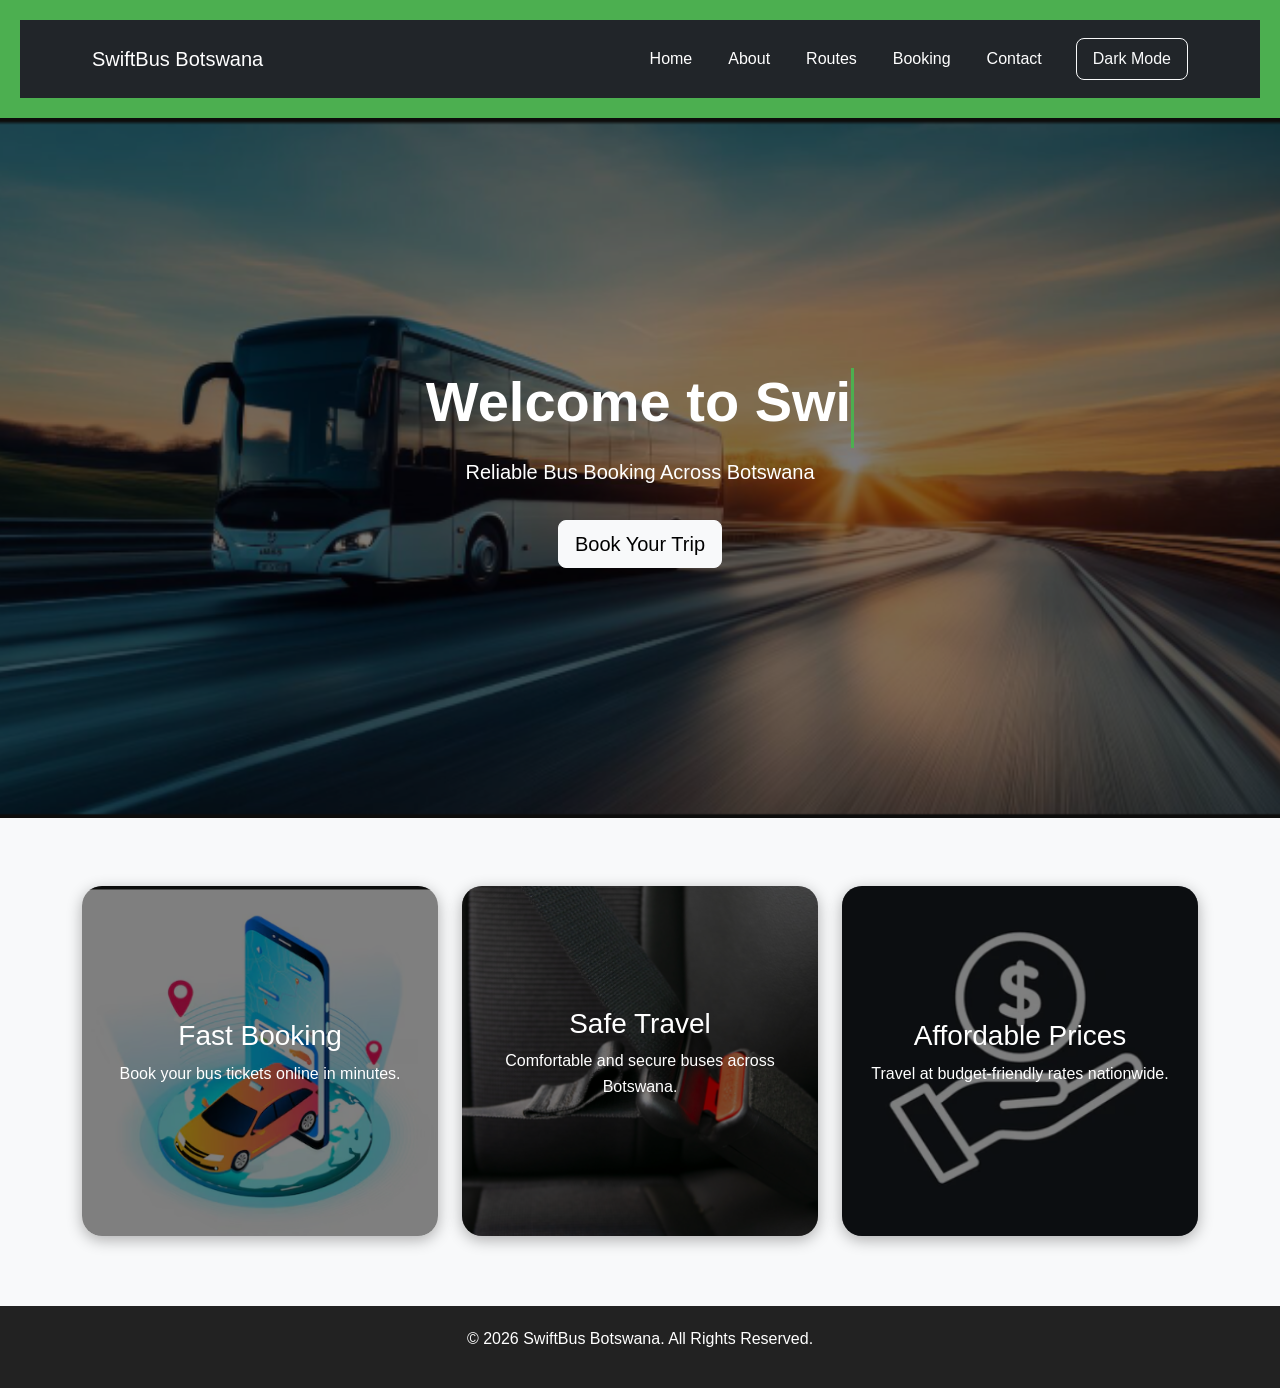
<file: index.html>
<!DOCTYPE html>
<html lang="en">

<head>

<meta charset="UTF-8">

<meta name="viewport" content="width=device-width, initial-scale=1.0">

<title>SwiftBus Botswana</title>

<link
href="https://cdn.jsdelivr.net/npm/bootstrap@5.3.0/dist/css/bootstrap.min.css"
rel="stylesheet"
>

<link rel="stylesheet" href="style.css">

</head>

<body>

<!-- NAVBAR -->

<header>

<nav class="navbar navbar-expand-lg navbar-dark bg-dark">

<div class="container">

<a class="navbar-brand" href="index.html">
SwiftBus Botswana
</a>

<button
class="navbar-toggler"
type="button"
data-bs-toggle="collapse"
data-bs-target="#navbarNav"
>

<span class="navbar-toggler-icon"></span>

</button>

<div class="collapse navbar-collapse" id="navbarNav">

<ul class="navbar-nav ms-auto">

<li class="nav-item">
<a class="nav-link active" href="index.html">
Home
</a>
</li>

<li class="nav-item">
<a class="nav-link" href="about.html">
About
</a>
</li>

<li class="nav-item">
<a class="nav-link" href="routes.html">
Routes
</a>
</li>

<li class="nav-item">
<a class="nav-link" href="booking.html">
Booking
</a>
</li>

<li class="nav-item">
<a class="nav-link" href="contact.html">
Contact
</a>
</li>

</ul>

<button
id="theme-toggle"
class="btn btn-outline-light ms-3"
>
Dark Mode
</button>

</div>
</div>
</nav>

</header>

<!-- HERO -->

<section class="hero-section text-white text-center py-5">

<div class="container">

<h1
id="typing-headline"
class="display-4 fw-bold"
>
</h1>

<p class="lead">
Reliable Bus Booking Across Botswana
</p>

<a
href="booking.html"
class="btn btn-light btn-lg mt-3"
>
Book Your Trip
</a>

</div>

</section>

<!-- FEATURES -->

<main class="container my-5">

<div class="row g-4">

<!-- CARD 1 -->

<div class="col-md-4">

<div class="feature-card booking-card">

<div class="overlay">

<h3>
Fast Booking
</h3>

<p>
Book your bus tickets online in minutes.
</p>

</div>
</div>
</div>

<!-- CARD 2 -->

<div class="col-md-4">

<div class="feature-card safety-card">

<div class="overlay">

<h3>
Safe Travel
</h3>

<p>
Comfortable and secure buses across Botswana.
</p>

</div>
</div>
</div>

<!-- CARD 3 -->

<div class="col-md-4">

<div class="feature-card prices-card">

<div class="overlay">

<h3>
Affordable Prices
</h3>

<p>
Travel at budget-friendly rates nationwide.
</p>

</div>
</div>
</div>

</div>

</main>

<!-- FOOTER -->

<footer>

<p>
&copy; 2026 SwiftBus Botswana.
All Rights Reserved.
</p>

</footer>

<!-- BACK TO TOP -->

<button id="back-to-top">
↑
</button>

<!-- JS -->

<script src="https://cdn.jsdelivr.net/npm/@popperjs/core@2.11.6/dist/umd/popper.min.js"></script>

<script src="https://cdn.jsdelivr.net/npm/bootstrap@5.3.0/dist/js/bootstrap.min.js"></script>

<script src="script.js"></script>

</body>
</html>
</file>
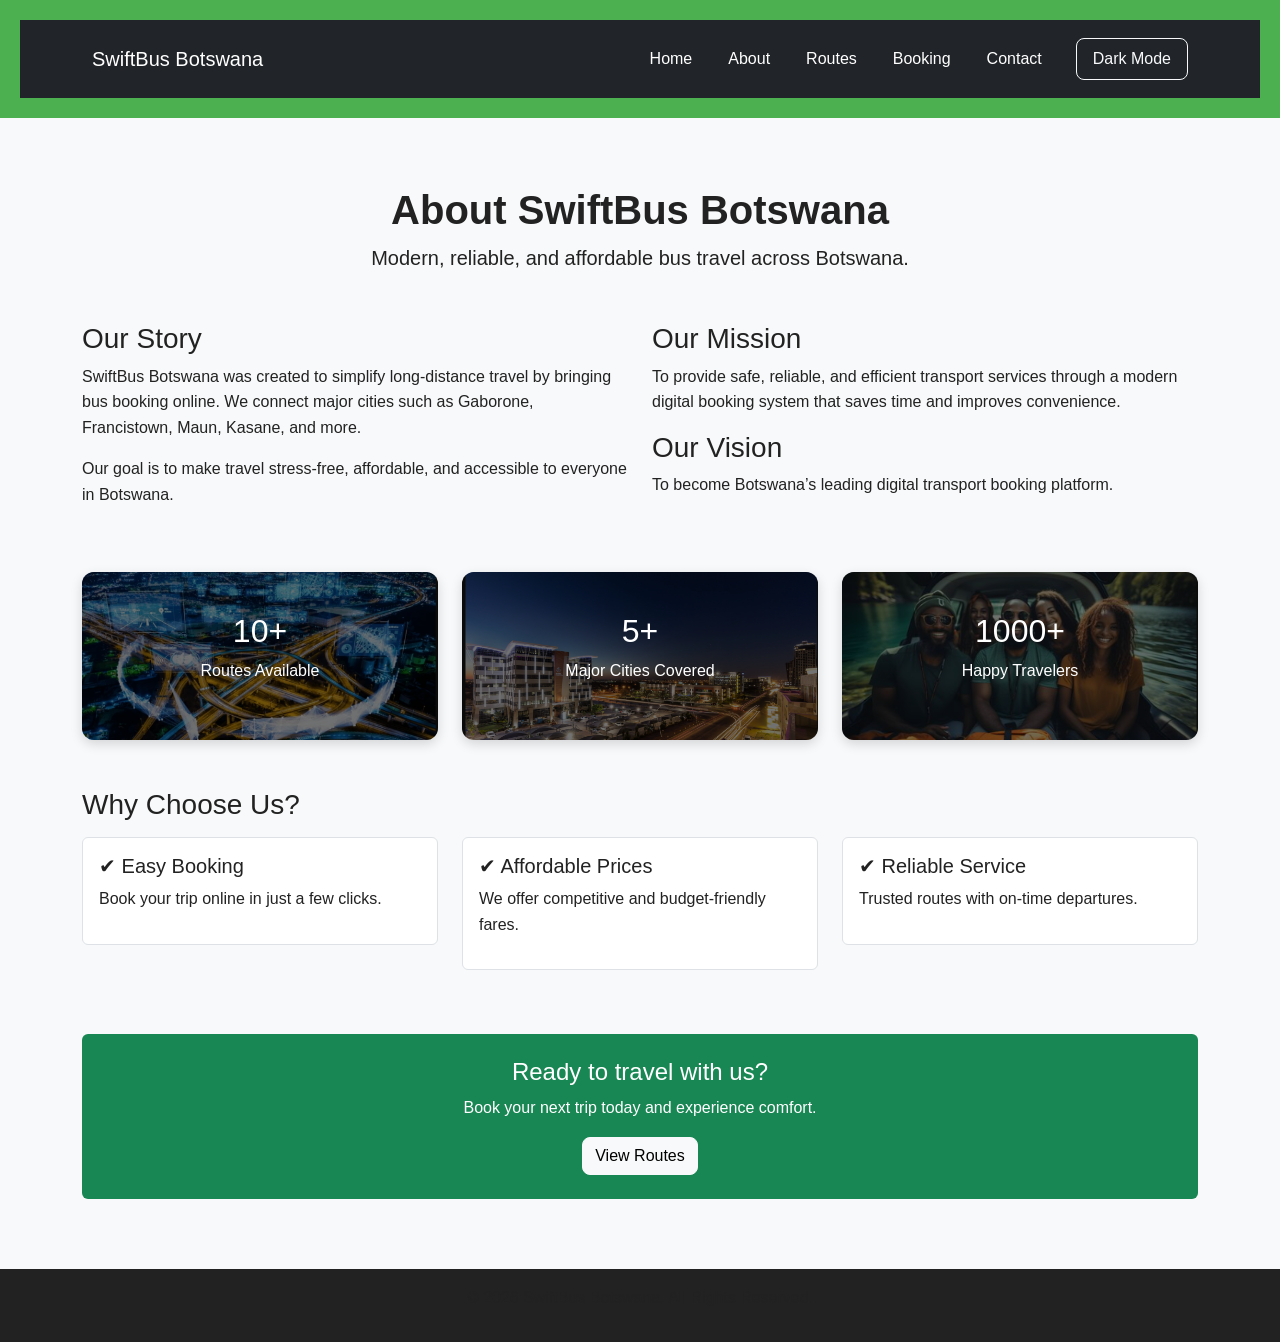
<file: about.html>
<!DOCTYPE html>
<html lang="en">

<head>
<meta charset="UTF-8">
<meta name="viewport" content="width=device-width, initial-scale=1.0">

<title>About | SwiftBus Botswana</title>

<link href="https://cdn.jsdelivr.net/npm/bootstrap@5.3.0/dist/css/bootstrap.min.css" rel="stylesheet">
<link rel="stylesheet" href="style.css">
</head>

<body>

<header>
<nav class="navbar navbar-expand-lg navbar-dark bg-dark">
<div class="container">

<a class="navbar-brand" href="index.html">
SwiftBus Botswana
</a>

<button class="navbar-toggler" type="button" data-bs-toggle="collapse" data-bs-target="#navbarNav">
<span class="navbar-toggler-icon"></span>
</button>

<div class="collapse navbar-collapse" id="navbarNav">

<ul class="navbar-nav ms-auto">
<li class="nav-item"><a class="nav-link" href="index.html">Home</a></li>
<li class="nav-item"><a class="nav-link active" href="about.html">About</a></li>
<li class="nav-item"><a class="nav-link" href="routes.html">Routes</a></li>
<li class="nav-item"><a class="nav-link" href="booking.html">Booking</a></li>
<li class="nav-item"><a class="nav-link" href="contact.html">Contact</a></li>
</ul>

<button id="theme-toggle" class="btn btn-outline-light ms-3">
Dark Mode
</button>

</div>
</div>
</nav>
</header>

<main class="container my-5">

<!-- HERO -->
<div class="text-center mb-5">
<h1 class="fw-bold">About SwiftBus Botswana</h1>
<p class="lead">
Modern, reliable, and affordable bus travel across Botswana.
</p>
</div>

<!-- STORY SECTION -->
<div class="row mb-5">
<div class="col-md-6">
<h3>Our Story</h3>
<p>
SwiftBus Botswana was created to simplify long-distance travel
by bringing bus booking online. We connect major cities such as
Gaborone, Francistown, Maun, Kasane, and more.
</p>

<p>
Our goal is to make travel stress-free, affordable, and accessible
to everyone in Botswana.
</p>
</div>

<div class="col-md-6">
<h3>Our Mission</h3>
<p>
To provide safe, reliable, and efficient transport services through
a modern digital booking system that saves time and improves convenience.
</p>

<h3 class="mt-3">Our Vision</h3>
<p>
To become Botswana’s leading digital transport booking platform.
</p>
</div>
</div>

<!-- STATS SECTION -->
<div class="row text-center mb-5">

<!-- ROUTES -->
<div class="col-md-4">
<div class="stats-card routes-card">
<h2>10+</h2>
<p>Routes Available</p>
</div>
</div>

<!-- CITIES -->
<div class="col-md-4">
<div class="stats-card cities-card">
<h2>5+</h2>
<p>Major Cities Covered</p>
</div>
</div>

<!-- HAPPY TRAVELLERS -->
<div class="col-md-4">
<div class="stats-card travellers-card">
<h2>1000+</h2>
<p>Happy Travelers</p>
</div>
</div>

</div>

<!-- WHY CHOOSE US -->
<h3 class="mb-3">Why Choose Us?</h3>

<div class="row">

<div class="col-md-4">
<div class="p-3 border rounded mb-3">
<h5>✔ Easy Booking</h5>
<p>Book your trip online in just a few clicks.</p>
</div>
</div>

<div class="col-md-4">
<div class="p-3 border rounded mb-3">
<h5>✔ Affordable Prices</h5>
<p>We offer competitive and budget-friendly fares.</p>
</div>
</div>

<div class="col-md-4">
<div class="p-3 border rounded mb-3">
<h5>✔ Reliable Service</h5>
<p>Trusted routes with on-time departures.</p>
</div>
</div>

</div>

<!-- CALL TO ACTION -->
<div class="text-center mt-5 p-4 bg-success text-white rounded">
<h4>Ready to travel with us?</h4>
<p>Book your next trip today and experience comfort.</p>
<a href="routes.html" class="btn btn-light">
View Routes
</a>
</div>

</main>

<footer class="text-center p-3">
<p>&copy; 2026 SwiftBus Botswana. All Rights Reserved.</p>
</footer>

<button id="back-to-top">↑</button>

<script src="https://cdn.jsdelivr.net/npm/@popperjs/core@2.11.6/dist/umd/popper.min.js"></script>
<script src="https://cdn.jsdelivr.net/npm/bootstrap@5.3.0/dist/js/bootstrap.min.js"></script>
<script src="script.js"></script>

</body>
</html>
</file>
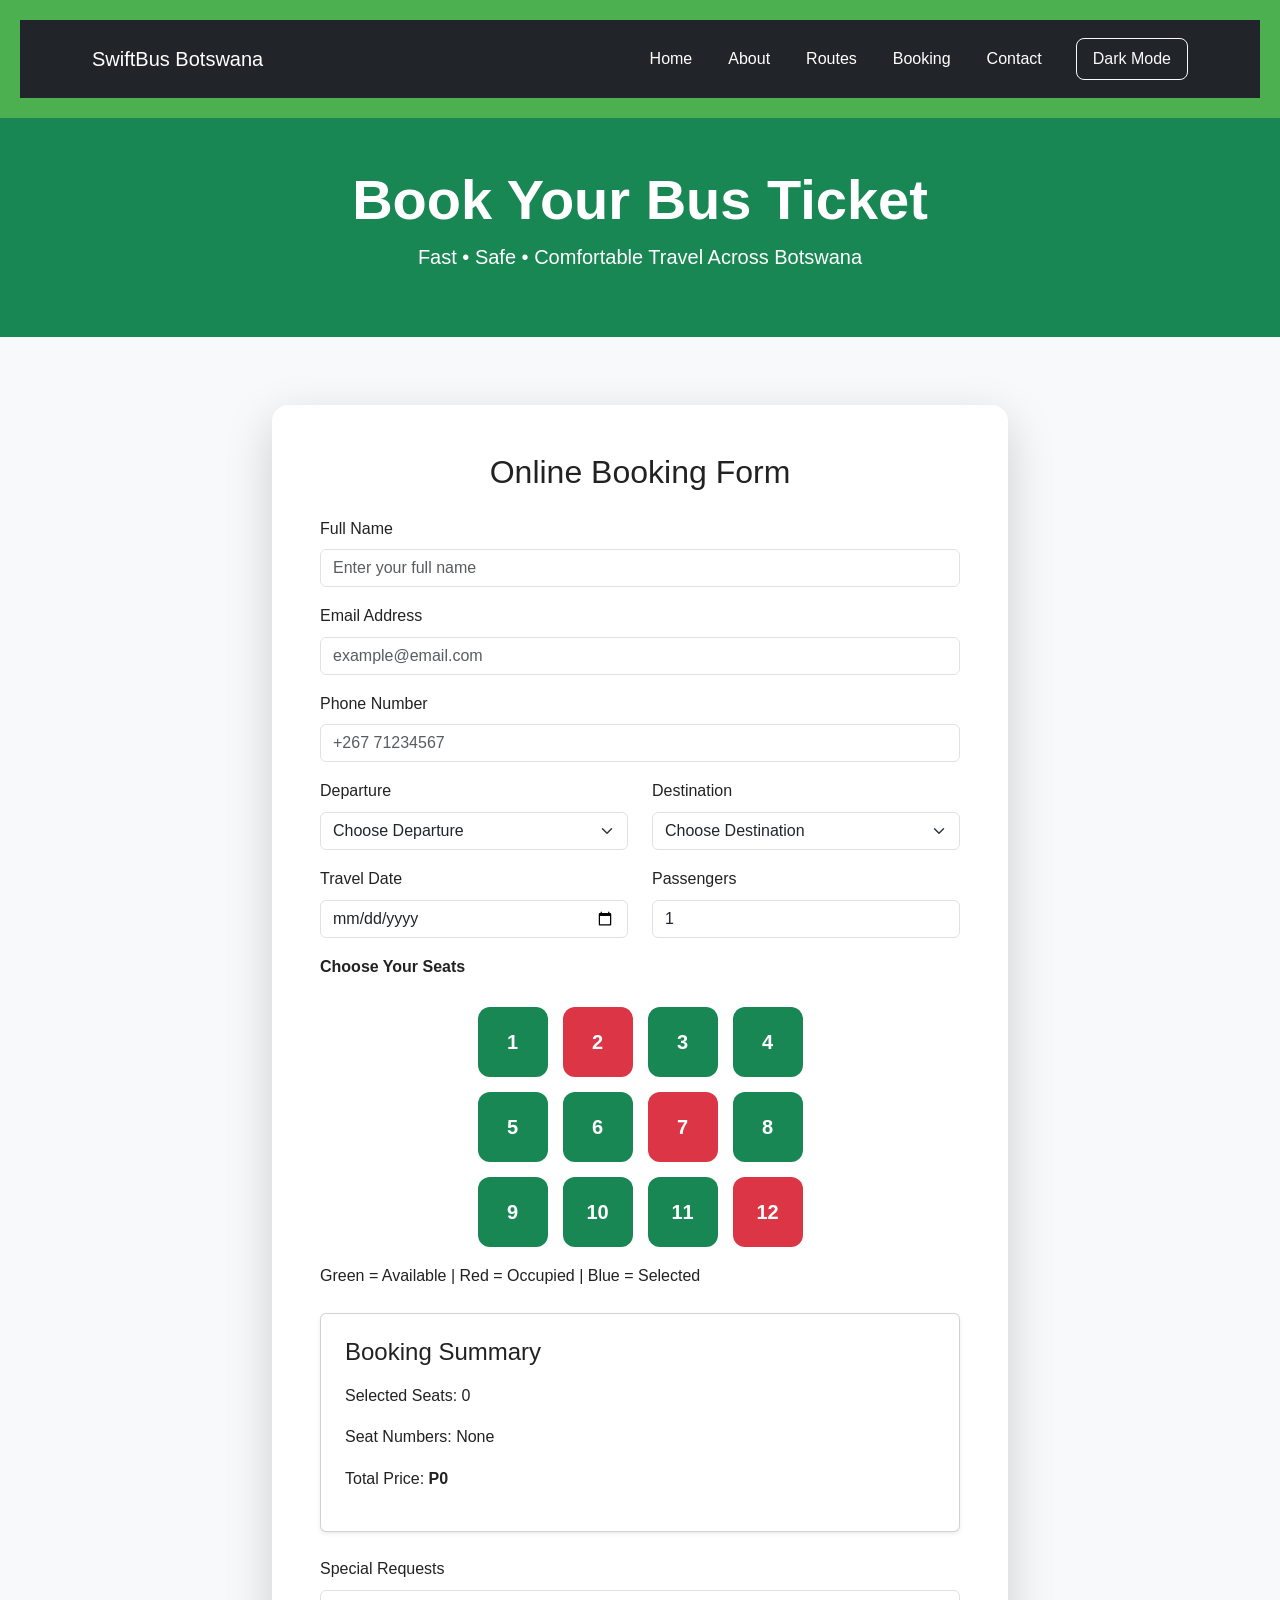
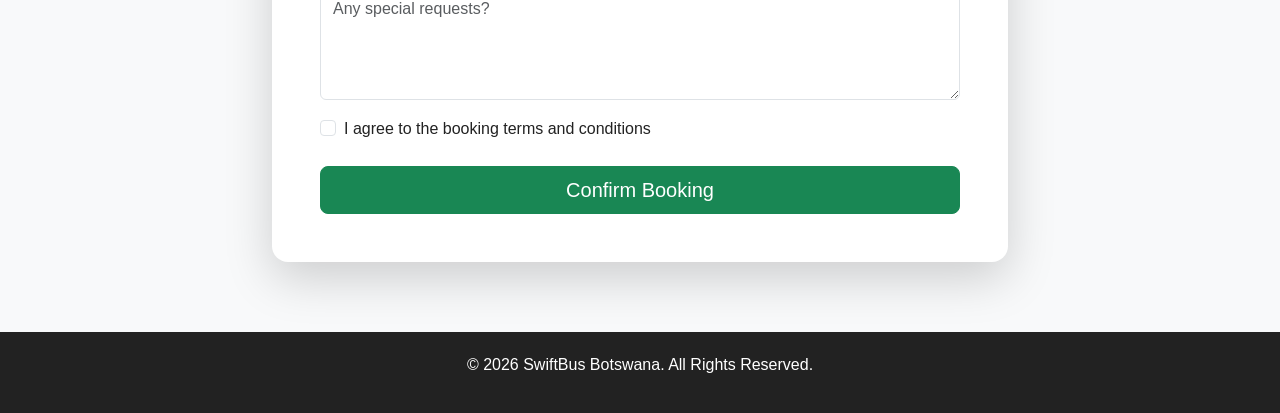
<file: booking.html>
<!DOCTYPE html>
<html lang="en">
<head>
    <meta charset="UTF-8">
    <meta name="viewport" content="width=device-width, initial-scale=1.0">

    <title>Book Your Trip | SwiftBus Botswana</title>

    <!-- Bootstrap CSS -->
    <link
        href="https://cdn.jsdelivr.net/npm/bootstrap@5.3.0/dist/css/bootstrap.min.css"
        rel="stylesheet"
    >

    <link rel="stylesheet" href="style.css">
</head>

<body>

<!-- NAVBAR -->
<header>

<nav class="navbar navbar-expand-lg navbar-dark bg-dark">
<div class="container">

<a class="navbar-brand" href="index.html">
    SwiftBus Botswana
</a>

<button
    class="navbar-toggler"
    type="button"
    data-bs-toggle="collapse"
    data-bs-target="#navbarNav"
>
<span class="navbar-toggler-icon"></span>
</button>

<div class="collapse navbar-collapse" id="navbarNav">

<ul class="navbar-nav ms-auto">

<li class="nav-item">
<a class="nav-link" href="index.html">Home</a>
</li>

<li class="nav-item">
<a class="nav-link" href="about.html">About</a>
</li>

<li class="nav-item">
<a class="nav-link" href="routes.html">Routes</a>
</li>

<li class="nav-item">
<a class="nav-link active" href="booking.html">
Booking
</a>
</li>

<li class="nav-item">
<a class="nav-link" href="contact.html">Contact</a>
</li>

</ul>

<button
    id="theme-toggle"
    class="btn btn-outline-light ms-3"
>
Dark Mode
</button>

</div>
</div>
</nav>

</header>

<!-- HERO SECTION -->

<section class="bg-success text-white text-center py-5">

<div class="container">

<h1 class="display-4 fw-bold">
Book Your Bus Ticket
</h1>

<p class="lead">
Fast • Safe • Comfortable Travel Across Botswana
</p>

</div>

</section>

<!-- BOOKING FORM -->

<main class="container my-5">

<div class="row justify-content-center">

<div class="col-lg-8">

<div class="card shadow-lg border-0 rounded-4">

<div class="card-body p-5">

<h2 class="mb-4 text-center">
Online Booking Form
</h2>

<form>

<!-- FULL NAME -->

<div class="mb-3">
<label class="form-label">
Full Name
</label>

<input
    type="text"
    class="form-control"
    placeholder="Enter your full name"
    required
>
</div>

<!-- EMAIL -->

<div class="mb-3">
<label class="form-label">
Email Address
</label>

<input
    type="email"
    class="form-control"
    placeholder="example@email.com"
    required
>
</div>

<!-- PHONE -->

<div class="mb-3">
<label class="form-label">
Phone Number
</label>

<input
    type="tel"
    class="form-control"
    placeholder="+267 71234567"
    required
>
</div>

<!-- ROUTE -->

<div class="row">

<div class="col-md-6 mb-3">

<label class="form-label">
Departure
</label>

<select id="departure" class="form-select" required>

<option value="">
Choose Departure
</option>

<option value="Gaborone">Gaborone</option>
<option value="Francistown">Francistown</option>
<option value="Maun">Maun</option>
<option value="Kasane">Kasane</option>
<option value="Jwaneng">Jwaneng</option>

</select>

</div>

<div class="col-md-6 mb-3">

<label class="form-label">
Destination
</label>

<select id="destination" class="form-select" required>

<option value="">
Choose Destination
</option>

<option value="Gaborone">Gaborone</option>
<option value="Francistown">Francistown</option>
<option value="Maun">Maun</option>
<option value="Kasane">Kasane</option>
<option value="Jwaneng">Jwaneng</option>

</select>

</div>

</div>

<!-- DATE -->

<div class="row">

<div class="col-md-6 mb-3">

<label class="form-label">
Travel Date
</label>

<input
    type="date"
    class="form-control"
    required
>

</div>

<div class="col-md-6 mb-3">

<label class="form-label">
Passengers
</label>

<input
    type="number"
    class="form-control"
    min="1"
    max="10"
    value="1"
    required
>

</div>

</div>

<!-- VISUAL SEAT SELECTION -->

<div class="mb-4">

<label class="form-label fw-bold">
Choose Your Seats
</label>

<div class="bus-seats">

<button type="button" class="seat">
1
</button>

<button type="button" class="seat occupied">
2
</button>

<button type="button" class="seat">
3
</button>

<button type="button" class="seat">
4
</button>

<button type="button" class="seat">
5
</button>

<button type="button" class="seat">
6
</button>

<button type="button" class="seat occupied">
7
</button>

<button type="button" class="seat">
8
</button>

<button type="button" class="seat">
9
</button>

<button type="button" class="seat">
10
</button>

<button type="button" class="seat">
11
</button>

<button type="button" class="seat occupied">
12
</button>

</div>

<p class="mt-3">
Green = Available |
Red = Occupied |
Blue = Selected
</p>

<!-- BOOKING SUMMARY -->

<div class="card p-4 mt-4 shadow-sm">

<h4 class="mb-3">
Booking Summary
</h4>

<p>
Selected Seats:
<span id="selected-seats">
0
</span>
</p>

<p>
Seat Numbers:
<span id="seat-numbers">
None
</span>
</p>

<p>
Total Price:
<strong>
P<span id="total-price">0</span>
</strong>
</p>

</div>

</div><!-- MESSAGE -->

<div class="mb-3">

<label class="form-label">
Special Requests
</label>

<textarea
    class="form-control"
    rows="4"
    placeholder="Any special requests?"
></textarea>

</div>

<!-- TERMS -->

<div class="form-check mb-4">

<input
    class="form-check-input"
    type="checkbox"
    required
>

<label class="form-check-label">
I agree to the booking terms and conditions
</label>

</div>

<!-- BUTTON -->

<div class="d-grid">

<button
    type="submit"
    class="btn btn-success btn-lg"
>
Confirm Booking
</button>

</div>

</form>

</div>
</div>
</div>
</div>

</main>

<!-- FOOTER -->

<footer>

<p>
&copy; 2026 SwiftBus Botswana.
All Rights Reserved.
</p>

</footer>

<!-- BACK TO TOP -->

<button id="back-to-top">
↑
</button>

<!-- Bootstrap JS -->

<script src="https://cdn.jsdelivr.net/npm/@popperjs/core@2.11.6/dist/umd/popper.min.js"></script>

<script src="https://cdn.jsdelivr.net/npm/bootstrap@5.3.0/dist/js/bootstrap.min.js"></script>

<script src="script.js"></script>

</body>
</html>
</file>
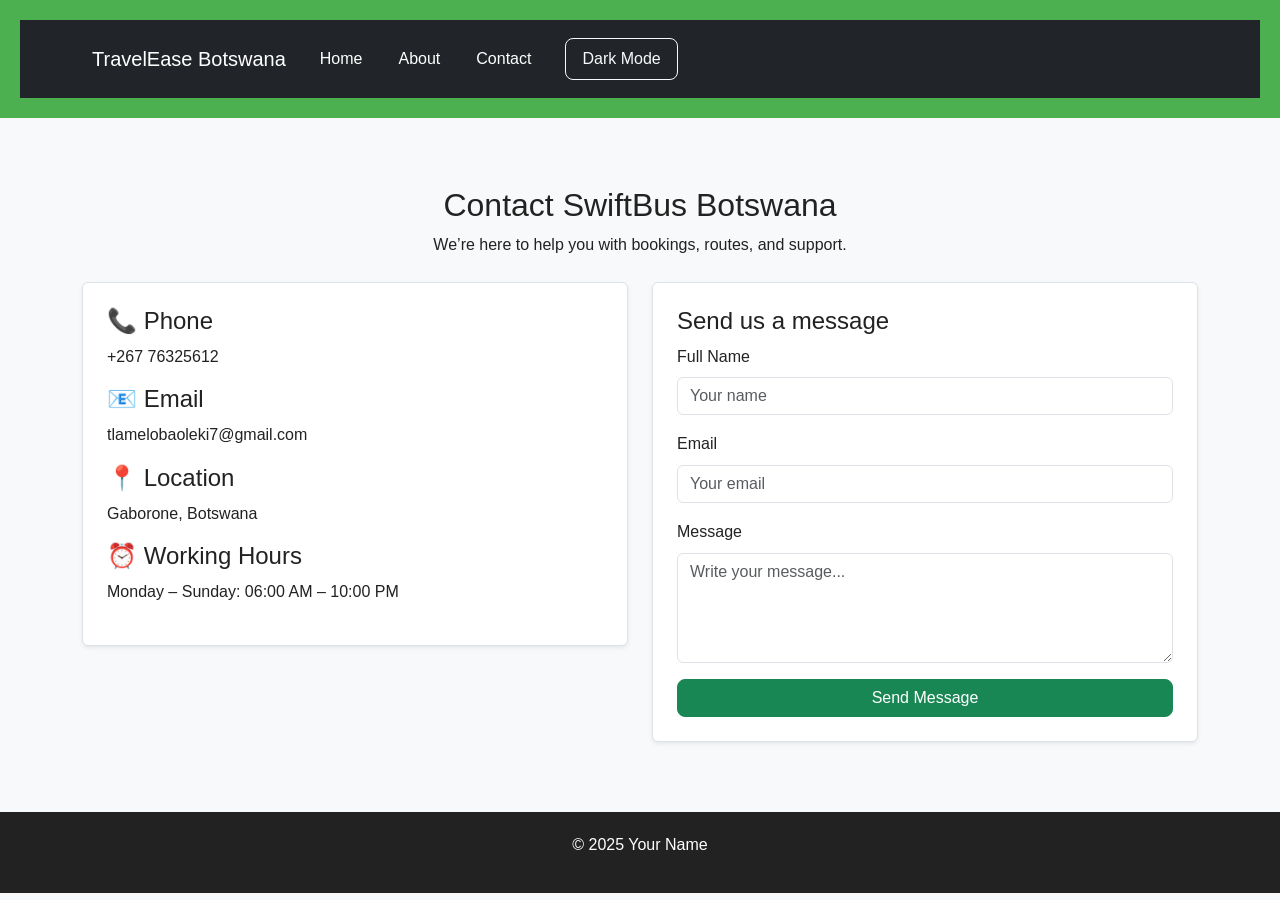
<file: contact.html>
<!DOCTYPE html>
<html lang="en">
<head>
    <meta charset="UTF-8">
    <meta name="viewport" content="width=device-width, initial-scale=1.0">
    <title>Contact Me</title>
    <!-- Bootstrap CSS -->
    <link href="https://cdn.jsdelivr.net/npm/bootstrap@5.3.0/dist/css/bootstrap.min.css" rel="stylesheet">
    <link rel="stylesheet" href="style.css">
</head>
<body>

<header>
<nav class="navbar navbar-expand-lg navbar-dark bg-dark">
<div class="container">

<a class="navbar-brand" href="index.html">TravelEase Botswana</a>

<button class="navbar-toggler" type="button" data-bs-toggle="collapse" data-bs-target="#navbarNav">
<span class="navbar-toggler-icon"></span>
</button>

<div class="collapse navbar-collapse" id="navbarNav">
<ul class="navbar-nav">

<li class="nav-item">
<a class="nav-link" href="index.html">Home</a>
</li>

<li class="nav-item">
<a class="nav-link" href="about.html">About</a>
</li>

<li class="nav-item">
<a class="nav-link" href="contact.html">Contact</a>
</li>

</ul>

<button id="theme-toggle" class="btn btn-outline-light ms-3">
    Dark Mode
</button>

</div>

</div>
</nav>
</header>

   <main class="container my-5">

<div class="text-center mb-4">
<h2>Contact SwiftBus Botswana</h2>
<p>We’re here to help you with bookings, routes, and support.</p>
</div>

<div class="row g-4">

<!-- CONTACT INFO -->
<div class="col-md-6">

<div class="p-4 border rounded shadow-sm">
<h4>📞 Phone</h4>
<p>+267 76325612</p>

<h4>📧 Email</h4>
<p>tlamelobaoleki7@gmail.com</p>

<h4>📍 Location</h4>
<p>Gaborone, Botswana</p>

<h4>⏰ Working Hours</h4>
<p>Monday – Sunday: 06:00 AM – 10:00 PM</p>
</div>

</div>

<!-- CONTACT FORM -->
<div class="col-md-6">

<div class="p-4 border rounded shadow-sm">

<h4>Send us a message</h4>

<form>

<div class="mb-3">
<label class="form-label">Full Name</label>
<input type="text" class="form-control" placeholder="Your name">
</div>

<div class="mb-3">
<label class="form-label">Email</label>
<input type="email" class="form-control" placeholder="Your email">
</div>

<div class="mb-3">
<label class="form-label">Message</label>
<textarea class="form-control" rows="4" placeholder="Write your message..."></textarea>
</div>

<button type="submit" class="btn btn-success w-100">
Send Message
</button>

</form>

</div>

</div>

</div>

</main>

    <footer>
        <p>&copy; 2025 Your Name</p>
    </footer>
 <script src="https://cdn.jsdelivr.net/npm/@popperjs/core@2.11.6/dist/umd/popper.min.js"></script>
<script src="https://cdn.jsdelivr.net/npm/bootstrap@5.3.0/dist/js/bootstrap.min.js"></script>

<button id="back-to-top">
↑
</button>
<script src="script.js"></script>

</body>
</html>
</file>
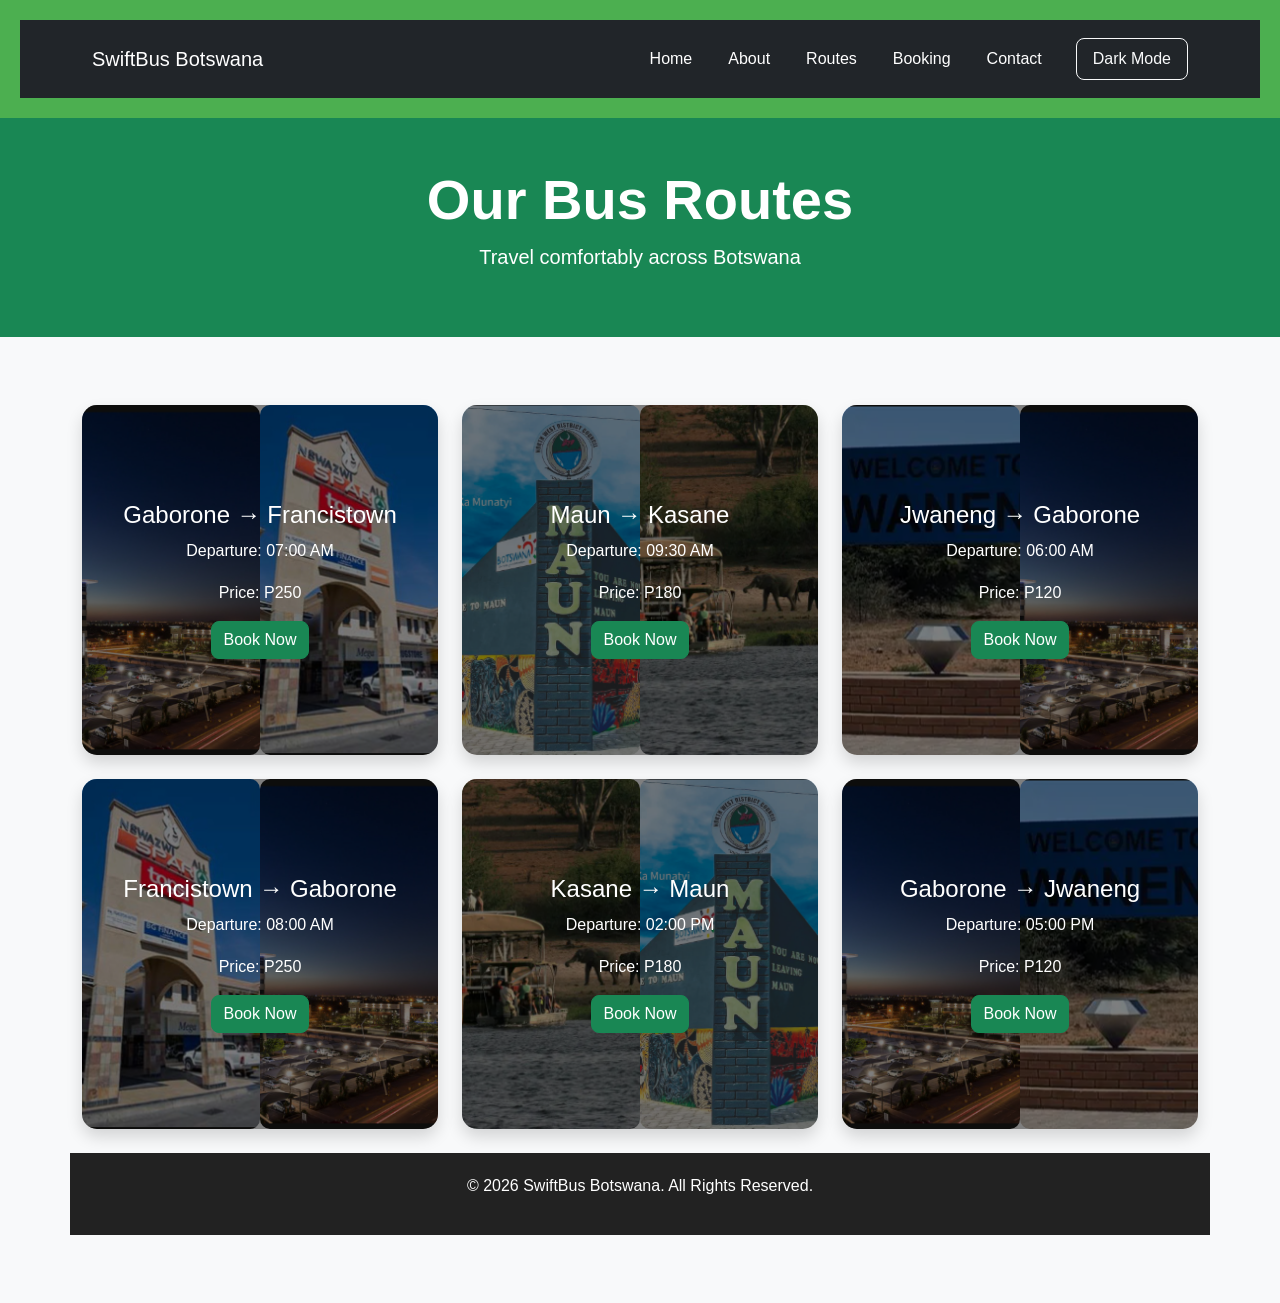
<file: routes.html>
<!DOCTYPE html>
<html lang="en">

<head>

<meta charset="UTF-8">

<meta name="viewport" content="width=device-width, initial-scale=1.0">

<title>Routes | SwiftBus Botswana</title>

<link
href="https://cdn.jsdelivr.net/npm/bootstrap@5.3.0/dist/css/bootstrap.min.css"
rel="stylesheet"
>

<link rel="stylesheet" href="style.css">

</head>

<body>

<!-- NAVBAR -->

<header>

<nav class="navbar navbar-expand-lg navbar-dark bg-dark">

<div class="container">

<a class="navbar-brand" href="index.html">
SwiftBus Botswana
</a>

<button
class="navbar-toggler"
type="button"
data-bs-toggle="collapse"
data-bs-target="#navbarNav"
>

<span class="navbar-toggler-icon"></span>

</button>

<div class="collapse navbar-collapse" id="navbarNav">

<ul class="navbar-nav ms-auto">

<li class="nav-item">
<a class="nav-link" href="index.html">
Home
</a>
</li>

<li class="nav-item">
<a class="nav-link" href="about.html">
About
</a>
</li>

<li class="nav-item">
<a class="nav-link active" href="routes.html">
Routes
</a>
</li>

<li class="nav-item">
<a class="nav-link" href="booking.html">
Booking
</a>
</li>

<li class="nav-item">
<a class="nav-link" href="contact.html">
Contact
</a>
</li>

</ul>

<button
id="theme-toggle"
class="btn btn-outline-light ms-3"
>
Dark Mode
</button>

</div>
</div>
</nav>

</header>

<!-- HERO -->

<section class="bg-success text-white text-center py-5">

<div class="container">

<h1 class="display-4 fw-bold">
Our Bus Routes
</h1>

<p class="lead">
Travel comfortably across Botswana
</p>

</div>

</section>

<!-- ROUTES -->

<main class="container my-5">

<div class="row g-4">

<!-- ROUTE 1 -->

<div class="col-md-4">

<div class="card route-card text-white border-0 shadow">

<!-- BACKGROUND IMAGES -->

<div class="route-images">

<img
src="images/gaborone.png"
alt="Gaborone"
>

<img
src="images/francistown.png"
alt="Francistown"
>

</div>

<!-- OVERLAY CONTENT -->

<div class="route-overlay">

<h4 class="card-title">
Gaborone → Francistown
</h4>

<p>
Departure: 07:00 AM
</p>

<p>
Price: P250
</p>

<a
href="booking.html?from=Gaborone&to=Francistown"
class="btn btn-success"
>
Book Now
</a>

</div>

</div>

</div>

<!-- ROUTE 2 -->

<div class="col-md-4">

<div class="card route-card text-white border-0 shadow">

<!-- BACKGROUND IMAGES -->

<div class="route-images">

<img
src="images/maun.png"
alt="Maun"
>

<img
src="images/kasane.png"
alt="Kasane"
>

</div>

<!-- OVERLAY CONTENT -->

<div class="route-overlay">

<h4 class="card-title">
Maun → Kasane
</h4>

<p>
Departure: 09:30 AM
</p>

<p>
Price: P180
</p>

<a
href="booking.html?from=Maun&to=Kasane"
class="btn btn-success"
>
Book Now
</a>

</div>

</div>

</div>

<!-- ROUTE 3 -->

<div class="col-md-4">

<div class="card route-card text-white border-0 shadow">

<!-- BACKGROUND IMAGES -->

<div class="route-images">

<img
src="images/jwaneng.png"
alt="Jwaneng"
>

<img
src="images/gaborone.png"
alt="Gaborone"
>

</div>

<!-- OVERLAY CONTENT -->

<div class="route-overlay">

<h4 class="card-title">
Jwaneng → Gaborone
</h4>

<p>
Departure: 06:00 AM
</p>

<p>
Price: P120
</p>

<a
href="booking.html?from=Jwaneng&to=Gaborone"
class="btn btn-success"
>
Book Now
</a>

</div>

</div>

</div>

<!-- ROUTE 4 -->

<div class="col-md-4">

<div class="card route-card text-white border-0 shadow">

<div class="route-images">

<img
src="images/francistown.png"
alt="Francistown"
>

<img
src="images/gaborone.png"
alt="Gaborone"
>

</div>

<div class="route-overlay">

<h4 class="card-title">
Francistown → Gaborone
</h4>

<p>
Departure: 08:00 AM
</p>

<p>
Price: P250
</p>

<a
href="booking.html?from=Francistown&to=Gaborone"
class="btn btn-success"
>
Book Now
</a>

</div>

</div>

</div>

<!-- ROUTE 5 -->

<div class="col-md-4">

<div class="card route-card text-white border-0 shadow">

<div class="route-images">

<img
src="images/kasane.png"
alt="Kasane"
>

<img
src="images/maun.png"
alt="Maun"
>

</div>

<div class="route-overlay">

<h4 class="card-title">
Kasane → Maun
</h4>

<p>
Departure: 02:00 PM
</p>

<p>
Price: P180
</p>

<a
href="booking.html?from=Kasane&to=Maun"
class="btn btn-success"
>
Book Now
</a>

</div>

</div>

</div>

<!-- ROUTE 6 -->

<div class="col-md-4">

<div class="card route-card text-white border-0 shadow">

<div class="route-images">

<img
src="images/gaborone.png"
alt="Gaborone"
>

<img
src="images/jwaneng.png"
alt="Jwaneng"
>

</div>

<div class="route-overlay">

<h4 class="card-title">
Gaborone → Jwaneng
</h4>

<p>
Departure: 05:00 PM
</p>

<p>
Price: P120
</p>

<a
href="booking.html?from=Gaborone&to=Jwaneng"
class="btn btn-success"
>
Book Now
</a>

</div>

</div>

</div>

<!-- FOOTER -->

<footer>

<p>
&copy; 2026 SwiftBus Botswana.
All Rights Reserved.
</p>

</footer>

<!-- BACK TO TOP -->

<button id="back-to-top">
↑
</button>

<!-- Bootstrap JS -->

<script src="https://cdn.jsdelivr.net/npm/@popperjs/core@2.11.6/dist/umd/popper.min.js"></script>

<script src="https://cdn.jsdelivr.net/npm/bootstrap@5.3.0/dist/js/bootstrap.min.js"></script>

<script src="script.js"></script>

</body>
</html>
</file>
<file: style.css>
body {
font-family: Arial, sans-serif;
color: #333;
background-color: #f9f9f9;
margin: 0;
padding: 0;
line-height: 1.6;
transition: background-color 0.3s, color 0.3s;
}

header {
background-color: #4CAF50;
color: white;
padding: 20px;
text-align: center;
}

nav a {
color: white;
text-decoration: none;
margin: 0 10px;
}

nav a:hover {
text-decoration: underline;
}

main {
padding: 20px;
max-width: 800px;
margin: 0 auto;
}

footer {
    background-color: #222;
    color: white;
    text-align: center;
    padding: 20px;
    margin-top: 50px;
}
img {
border: 5px solid #4CAF50;
border-radius: 10px;
}

body.dark-mode {
    background-color: #333333;
    color: #f9f9f9;
}

body.dark-mode nav {
    background-color: #222222;
}

#theme-toggle {
    padding: 8px 16px;
    cursor: pointer;
    margin: 10px;
}

#typing-headline {
    min-height: 80px;
    border-right: 3px solid #4CAF50;
    display: inline-block;
    animation: blink 0.75s step-end infinite;
}

@keyframes blink {
    from, to { border-color: transparent; }
    50% { border-color: #4CAF50; }
}

#back-to-top {
    display: none;
    position: fixed;
    bottom: 20px;
    right: 20px;
    background-color: #198754;
    color: white;
    width: 50px;
    height: 50px;
    border-radius: 50%;
    border: none;
    font-size: 24px;
    cursor: pointer;
    box-shadow: 0 4px 10px rgba(0,0,0,0.3);
    transition: 0.3s;
    z-index: 1000;
}

#back-to-top:hover {
    background-color: #157347;
    transform: scale(1.1);
}

/* HERO BACKGROUND IMAGE */

.hero-section {

    background-image: url('images/Background.png');

    background-size: cover;

    background-position: center;

    background-repeat: no-repeat;

   min-height: 700px;

    display: flex;

    align-items: center;

    justify-content: center;

    position: relative;

}

/* DARK OVERLAY */

.hero-section::before {

    content: "";

    position: absolute;

    top: 0;

    left: 0;

    width: 100%;

    height: 100%;

    background-color: rgba(0, 0, 0, 0.5);

}

/* CONTENT ABOVE OVERLAY */

.hero-section .container {

    position: relative;

    z-index: 2;

}

/* FEATURE CARDS */

.feature-card {

    height: 350px;

    border-radius: 20px;

    overflow: hidden;

    position: relative;

    background-size: cover;

    background-position: center;

    box-shadow: 0 4px 15px rgba(0,0,0,0.3);

}

/* CARD BACKGROUNDS */

.booking-card {

    background-image: url('images/booking.png');

}

.safety-card {

    background-image: url('images/safety.png');

}

.prices-card {

    background-image: url('images/prices.png');

}

/* DARK OVERLAY */

.overlay {

    position: absolute;

    top: 0;

    left: 0;

    width: 100%;

    height: 100%;

    background: rgba(0,0,0,0.5);

    display: flex;

    flex-direction: column;

    justify-content: center;

    align-items: center;

    text-align: center;

    color: white;

    padding: 20px;

    transition: 0.3s;

}

/* HOVER EFFECT */

.feature-card:hover .overlay {

    background: rgba(0,0,0,0.7);

}

/* ROUTE CARDS */

.route-card {
    position: relative;
    overflow: hidden;
    border-radius: 15px;
    height: 350px;
}

.route-images {
    display: flex;
    height: 100%;
}

.route-images img {
    width: 50%;
    height: 100%;
    object-fit: cover;
    border: none;
}

/* DARK OVERLAY */

.route-overlay {
    position: absolute;
    top: 0;
    left: 0;

    width: 100%;
    height: 100%;

    background: rgba(0,0,0,0.5);

    display: flex;
    flex-direction: column;
    justify-content: center;
    align-items: center;

    text-align: center;

    padding: 20px;
}

/* BUS SEAT LAYOUT */

.bus-seats {

    display: grid;

    grid-template-columns: repeat(4, 70px);

    gap: 15px;

    justify-content: center;

    margin-top: 20px;

}

.seat {

    width: 70px;

    height: 70px;

    border: none;

    border-radius: 12px;

    background-color: #198754;

    color: white;

    font-size: 20px;

    font-weight: bold;

    cursor: pointer;

    transition: 0.3s;

}

.seat:hover {

    transform: scale(1.08);

}

.seat.selected {

    background-color: #0d6efd;

}

.seat.occupied {

    background-color: #dc3545;

    cursor: not-allowed;

}

body {
    font-family: Arial, sans-serif;
    background-color: #f8f9fa;
}

/* Hero section spacing */
h1, h3 {
    color: #2c3e50;
}

/* Stats boxes */
.stats-box {
    background: white;
    border-radius: 10px;
    box-shadow: 0 4px 10px rgba(0,0,0,0.1);
    padding: 20px;
    transition: transform 0.2s ease;
}

.stats-box:hover {
    transform: translateY(-5px);
}

/* Call-to-action section */
.cta-section {
    background: linear-gradient(135deg, #28a745, #218838);
    color: black;
    padding: 30px;
    border-radius: 10px;
}

/* Buttons spacing */
.btn {
    border-radius: 8px;
}

/* =========================
   GLOBAL TEXT FIX
   ========================= */

body {
    color: #222; /* default readable dark text */
    background-color: #f8f9fa;
}

/* Force readable text everywhere */
p, h1, h2, h3, h4, h5, h6, li {
    color: inherit;
}

/* Prevent Bootstrap from making text invisible in light sections */
.bg-light, .border, .shadow-sm {
    color: #222;
}

/* Keep navbar consistent */
.navbar-dark .navbar-nav .nav-link {
    color: #ffffff;
}

/* Fix cards / boxes visibility */
.border, .shadow-sm {
    background-color: #ffffff;
}

/* =========================
   ABOUT / CARDS STYLE CLEANUP
   ========================= */

.card, .p-3, .p-4 {
    color: #222;
}

/* Stats boxes */
.stats-box {
    background: white;
    border-radius: 10px;
    padding: 20px;
    box-shadow: 0 3px 10px rgba(0,0,0,0.08);
}

/* =========================
   STATS CARDS BASE STYLE
   ========================= */

.stats-card {
    position: relative;
    padding: 40px 20px;
    border-radius: 12px;
    color: white;
    overflow: hidden;
    box-shadow: 0 4px 12px rgba(0,0,0,0.15);
}

/* Dark overlay so text stays visible */
.stats-card::before {
    content: "";
    position: absolute;
    top: 0;
    left: 0;
    right: 0;
    bottom: 0;
    background: rgba(0,0,0,0.55);
    z-index: 1;
}

/* Text stays above image */
.stats-card h2,
.stats-card p {
    position: relative;
    z-index: 2;
    color: white;
}

/* =========================
   ROUTES BACKGROUND (ANIMATED)
   ========================= */

.routes-card {
    background: url("images/routes-bg.png");
    background-size: cover;
    background-position: center;
    animation: moveBg 12s infinite alternate ease-in-out;
}

/* slow animation effect */
@keyframes moveBg {
    0% { background-position: left; }
    100% { background-position: right; }
}

/* =========================
   CITIES CARD BACKGROUND
   ========================= */

.cities-card {
    background: url("images/gaborone.png"),
                url("images/francistown.png"),
                url("images/maun.png"),
                url("images/kasane.png");
    background-size: cover;
    background-position: center;
}

/* =========================
   TRAVELLERS CARD BACKGROUND
   ========================= */

.travellers-card {
    background: url("images/happy-travellers.png");
    background-size: cover;
    background-position: center;
}
</file>
